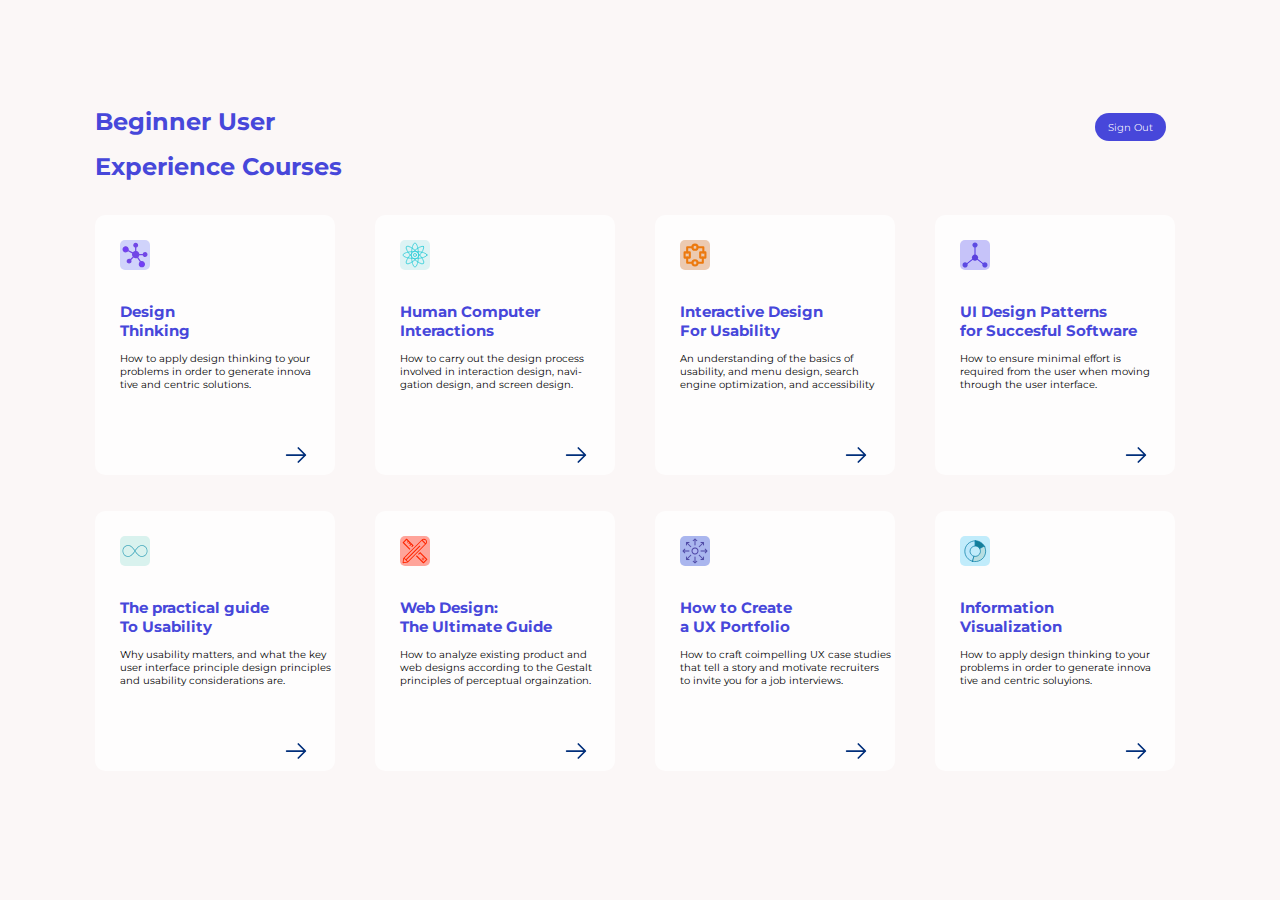
<file: Html/Index.html>
<!DOCTYPE html>
<html lang="en">
  <head>
    <meta charset="UTF-8" />
    <meta name="viewport" content="width=device-width, initial-scale=1.0" />
    <title>Document</title>
    <link rel="stylesheet" a href="/Css/index.css" />
  </head>
  <body>
    <div class="maindev">
      <div class="container2">
        <div class="header1">
          <div class="signout">
            <a href="/Html/login.html"><button class="out">Sign Out</button></a>
          </div>
          <h1 class="H1">Beginner User</h1>
          <h1 class="H2">Experience Courses</h1>
        </div>
        <br />
        <div class="maincard">
          <div class="card1">
            <div class="card2">
              <div class="logo">
                <img src="/Images/molecule.svg" class="pic" />
              </div>

              <div class="H3">
                <h2 class="H3-3">
                  Design <br />
                  Thinking
                </h2>
              </div>

              <div class="P1">
                <p class="P2">
                  How to apply design thinking to your<br />
                  problems in order to generate innova<br />
                  tive and centric solutions.
                </p>
                <div class="arrowdiv">
                  <img src="/Images/arrow.svg" class="arrow" />
                </div>
              </div>
            </div>
          </div>
          <div class="card1">
            <div class="card2">
              <div class="logo">
                <img src="/Images/Molecule2.svg" class="pic" />
              </div>
              <div class="H3">
                <h2 class="H3-3">
                  Human Computer<br />
                  Interactions
                </h2>
              </div>
              <div class="P1">
                <p class="P2">
                  How to carry out the design process <br />
                  involved in interaction design, navi-<br />
                  gation design, and screen design.
                </p>
                <div class="arrowdiv">
                  <img src="/Images/arrow.svg" class="arrow" />
                </div>
              </div>
            </div>
          </div>
          <div class="card1">
            <div class="card2">
              <div class="logo">
                <img src="/Images/graphic.svg" class="pic" />
              </div>
              <div class="H3">
                <h2 class="H3-3">
                  Interactive Design <br />
                  For Usability
                </h2>
              </div>

              <div class="P1">
                <p class="P2">
                  An understanding of the basics of<br />
                  usability, and menu design, search engine optimization, and
                  accessibility
                </p>
                <div class="arrowdiv">
                  <img src="/Images/arrow.svg" class="arrow" />
                </div>
              </div>
            </div>
          </div>

          <div class="card1">
            <div class="card2">
              <div class="logo">
                <img src="/Images/triangle.svg" class="pic" />
              </div>

              <div class="H3">
                <h2 class="H3-3">
                  UI Design Patterns <br />
                  for Succesful Software
                </h2>
              </div>

              <div class="P1">
                <p class="P2">
                  How to ensure minimal effort is <br />
                  required from the user when moving<br />
                  through the user interface.
                </p>
                <div class="arrowdiv">
                  <img src="/Images/arrow.svg" class="arrow" />
                </div>
              </div>
            </div>
          </div>
        </div>
        <br />
        <br />
        <div class="maincard">
          <div class="card1">
            <div class="card2">
              <div class="logo">
                <img src="/Images/infinity.svg" class="pic" />
              </div>

              <div class="H3">
                <h2 class="H3-3">
                  The practical guide <br />
                  To Usability
                </h2>
              </div>

              <div class="P1">
                <p class="P2">
                  Why usability matters, and what the key user interface
                  principle design principles<br />
                  and usability considerations are.
                </p>
                <div class="arrowdiv">
                  <img src="/Images/arrow.svg" class="arrow" />
                </div>
              </div>
            </div>
          </div>

          <div class="card1">
            <div class="card2">
              <div class="logo">
                <img src="/Images/Pencil.svg" class="pic" />
              </div>

              <div class="H3">
                <h2 class="H3-3">
                  Web Design:<br />
                  The Ultimate Guide
                </h2>
              </div>

              <div class="P1">
                <p class="P2">
                  How to analyze existing product and<br />
                  web designs according to the Gestalt <br />
                  principles of perceptual orgainzation.
                </p>
                <div class="arrowdiv">
                  <img src="/Images/arrow.svg" class="arrow" />
                </div>
              </div>
            </div>
          </div>

          <div class="card1">
            <div class="card2">
              <div class="logo">
                <img src="/Images/direction.svg" class="pic" />
              </div>

              <div class="H3">
                <h2 class="H3-3">
                  How to Create <br />
                  a UX Portfolio
                </h2>
              </div>

              <div class="P1">
                <p class="P2">
                  How to craft coimpelling UX case studies<br />
                  that tell a story and motivate recruiters <br />
                  to invite you for a job interviews.
                </p>
                <div class="arrowdiv">
                  <img src="/Images/arrow.svg" class="arrow" />
                </div>
              </div>
            </div>
          </div>

          <div class="card1">
            <div class="card2">
              <div class="logo">
                <img src="/Images/chart.svg" class="pic" />
              </div>

              <div class="H3">
                <h2 class="H3-3">
                  Information <br />
                  Visualization
                </h2>
              </div>

              <div class="P1">
                <p class="P2">
                  How to apply design thinking to your<br />
                  problems in order to generate innova<br />
                  tive and centric soluyions.
                </p>
                <div class="arrowdiv">
                  <img src="/Images/arrow.svg" class="arrow" />
                </div>
              </div>
            </div>
          </div>
        </div>
      </div>
    </div>
  </body>
</html>
</file>
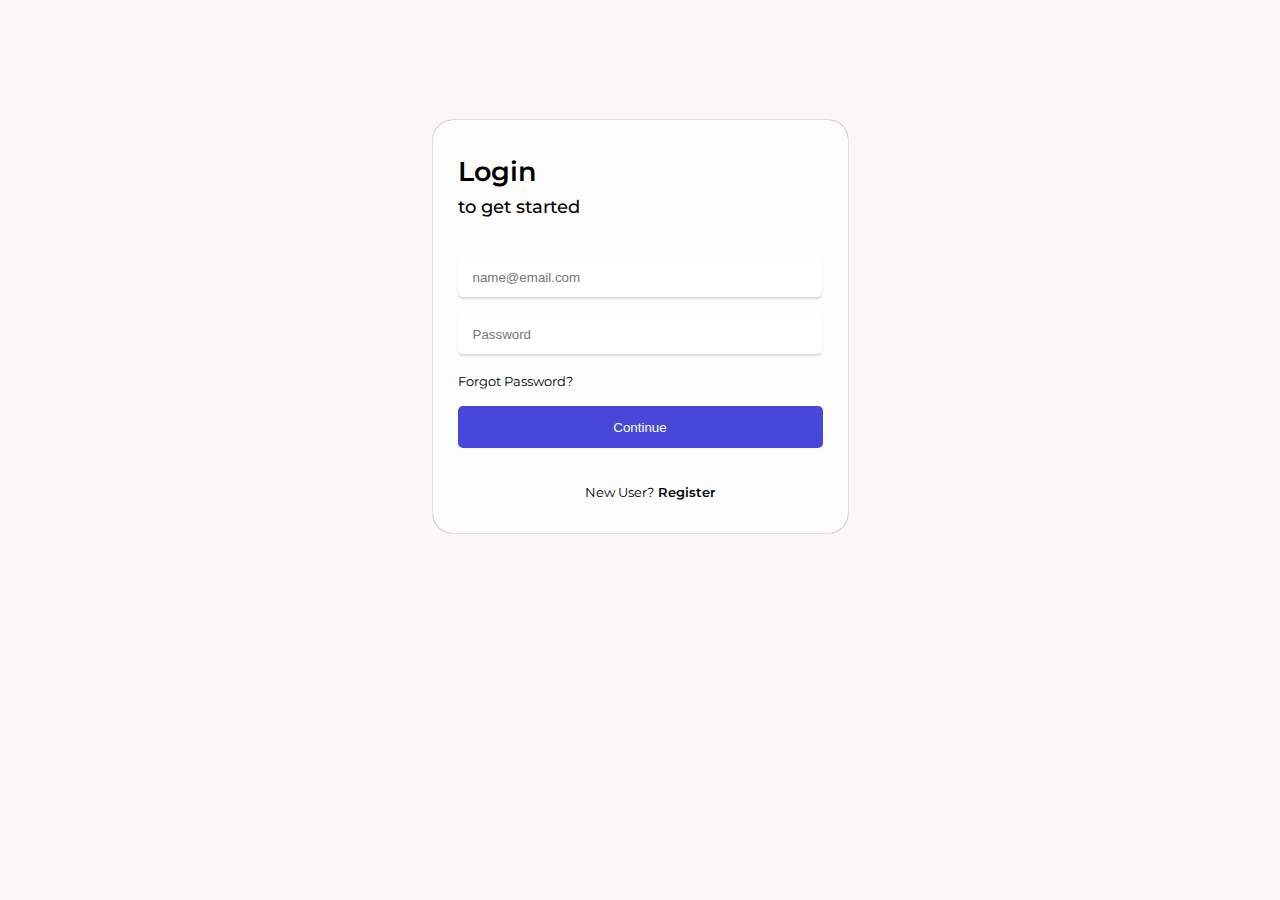
<file: Html/login.html>
<!DOCTYPE html>
<html lang="en">
<head>
    <meta charset="UTF-8">
    <meta name="viewport" content="width=, initial-scale=1.0">
    <title>Document</title>
    <link rel="stylesheet" href="/Css/login.css">
</head>
<body>
  <form action="/Html/Index.html">
<div class="main">
    <div class="card">
    <h1> Login </h1><br>
     <p class="h2">to get started</p>
    <input type="text" placeholder="name@email.com" class = "text"><br>
    <br>
    <input type="numbers" placeholder="Password" class = password><br>
    <br>

   <a href="/http//www.google.com" class="forgotpassword">Forgot Password?
     </a></p>

     <a href="/Html/Index.html" class="continue"><BUTTON>  Continue</BUTTON></a><br><br>
   <p class="newuser"> New User?<a href="/Html/signup.html" class="register"> Register</a></p>
</div>
</div>
</form>

 

    
</body>
</html>
</file>
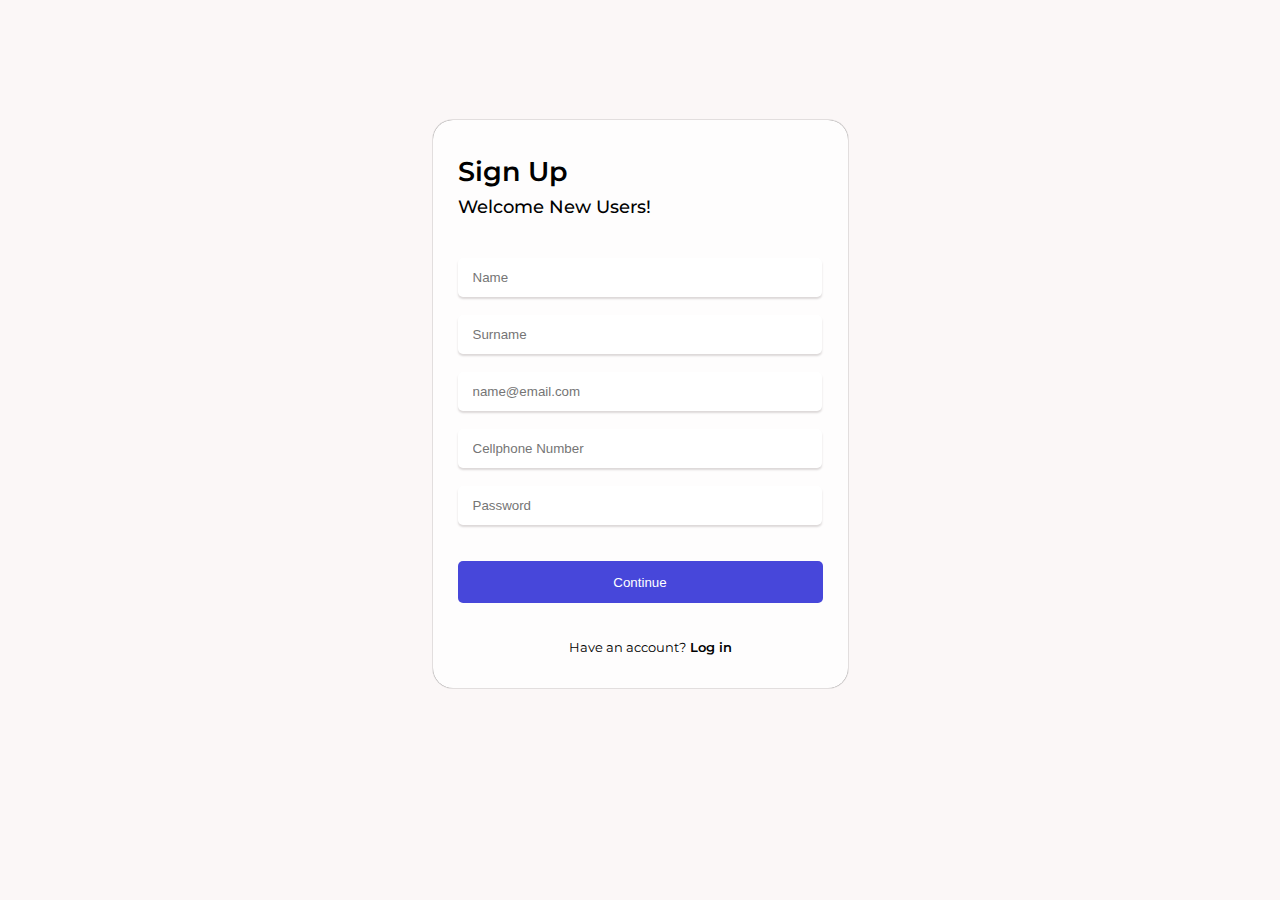
<file: Html/signup.html>
<!DOCTYPE html>
<html lang="en">
<head>
    <meta charset="UTF-8">
    <meta name="viewport" content="width=device-width, initial-scale=1.0">
    <title>Document</title>
    <link rel="stylesheet" href="/Css/signup.css">
</head>
<body>
    <form action="/Html/Index.html">
    <div class="main">
        <div class="card">
        <h1> Sign Up </h1><br>
         <p class="h2">Welcome New Users!</p>
         <input type="text" placeholder="Name" class="password"><br><br>
         <input type="text" placeholder="Surname" class="password"><br><br>
        <input type="text" placeholder="name@email.com" class = "text"><br>
        <br>
        <input type="text" placeholder="Cellphone Number" class="password">
        <br><br>
        <input type="numbers" placeholder="Password" class = password><br>
        <br>
        <br>
        <!-- <a href="index.html" class="continue"> -->
            <button>Continue</button>
        <!-- </a> -->
        <br><br>
        <p class="newuser"> Have an account?<a href="/Html/login.html" class="register"> Log in</a></p>
    </div>
    </div>
    </form>
    
</body>
</html>
</file>
<file: Css/index.css>
@import url('https://fonts.googleapis.com/css2?family=Montserrat:ital,wght@0,100..900;1,100..900&display=swap');
.pic {
    width: 30px;
    height: 30px;
    border-radius: 5px;
    margin-bottom: 15px;
}
.arrow{
    height: 28px;
    width: 28px;
}
.arrowdiv{
    text-align: end;
    width: 190px;
    margin-top: 50px;
}
.card1 {
    border: none;
    height: 260px;
    border-radius: 10px;
    background-color: rgba(255, 255, 255, 0.675);
}
.card2 {
    margin-left: 25px;
    margin-top: 25px;
    
}
.H3 {
    font-size: 10px;
    font-family: 'Montserrat';
    /* color:rgb(17, 17, 207); */
    color: rgb(71, 71, 218);
}

.P1 {
    font-size: 10px;
    font-family: 'Montserrat';
}

.maincard {
    display: grid;
    grid-template-columns: 240px 240px 240px 240px;
    gap: 40px;
    background-color:  rgb(251, 247, 247);
}
.maindev{
    background-color: rgb(251, 247, 247);
    border-radius: 50px;
    border-width: 10px;
    height: 800px;
    width: 1150px;
    margin-left: auto;
    margin-right: auto;
    padding-top: 5px;
}
body{
    background-color:rgb(251, 247, 247);
}
.container2{
    margin-left: 30px;
    background-color: rgb(251, 247, 247);
}
.header1{
    background-color: rgb(251, 247, 247);
    font-size: 12px;
    /* color:rgb(17, 17, 207); */
    color: rgb(71, 71, 218);
    font-family: 'Montserrat';
    margin-top: 100px;
}

.card1:hover{
    cursor: pointer;
    box-shadow:  0 0 11px rgba(33,33,33,.2);
}

 .card1:active{
    background-color: rgba(4, 23, 239, 0.73);
    color: white
 }
     
.H3:active{
    color: white;
}
.signout{
    align-items: end;
    justify-content: end;
    text-align:center;
    margin-left: 950px;
    margin-bottom: -50px;
}
.out{
    border-style: none;
    border-radius: 15px;
    background-color:rgb(71, 71, 218); ;
    color: rgba(255, 255, 255, 0.948);
    font-family: 'Montserrat';
    height: 25px;
    width: 71px;
    padding-top: 8px;
    padding-bottom: 20px;
    text-align: center;
    align-items: center;
    font-size: 10px;
}
.out:hover{
    cursor: pointer;
}
</file>
<file: Css/login.css>
@import url('https://fonts.googleapis.com/css2?family=Montserrat:ital,wght@0,100..900;1,100..900&display=swap');
body{
    background-color: rgb(251, 247, 247);
}
.main{display:flex;
    flex-direction: column;
    align-items: center;
     /* justify-content: center; */
     margin-top: 120px;
     
     /* width:350px; */
     height: 400px;  
}
.card{
    
    width: 385px;
    height: 440px;
    /* text-align: center; */
    padding-left: 20px;
    border-radius: 20px;
    border-style: solid;
    border-color:transparent;
    border-width: thick;
    box-shadow: 0 0 1px;
    background-color: rgba(255, 255, 255, 0.675);
}
.text, .password{  
    width:347px;
    height:37px;
    border-radius: 5px;
    border-style: none;
    /* border-width: thin; */
    box-shadow: 0px 2px 2px rgba(205, 201, 201, 0.703); 
    padding-left: 15px;
}
.newuser, .register{
    text-align: center;
    text-decoration: none;
    padding-bottom: 15px;
    font-family: 'Montserrat';
    font-size: 13px;
}
.register{
    color: black;
    font-weight: 600;
}

a{
    text-decoration: none;
}

button{ width: 365px;
    height: 42px;
    background-color: rgb(71, 71, 218);
    /* box-shadow: 0 0 10px; */
    border-radius: 5px;
    border-style: none;
    margin-bottom: 5px;
    color: white;
}
button:hover{
    cursor: pointer;
}
h1{
    font-family: 'Montserrat';
    font-size: 27px;
    font-weight:600;
}
h1{
    margin-top: 30px;
}
.h2{
    font-family: 'Montserrat';
    margin-top: -28px;
    margin-bottom: 40px;
    font-weight: 500;
    font-size: 18px;
}
.forgotpassword{
    color:black;
    font-size: 12.5px;
    font-family: 'Montserrat';
}
.continue{
    font-size: 11.5px;
    font-family: 'Montserrat';
    color: rgba(255, 255, 255, 0.948);
}
.text:hover, .password:hover{
    box-shadow:  0 0 11px rgba(33,33,33,.2);
}
</file>
<file: Css/signup.css>
@import url('https://fonts.googleapis.com/css2?family=Montserrat:ital,wght@0,100..900;1,100..900&display=swap');
body{
    background-color: rgb(251, 247, 247);
}
.main{display:flex;
    flex-direction: column;
    align-items: center;
     /* justify-content: center; */
     margin-top: 120px;
     
     /* width:350px; */
     height: 400px;  
}
.card{
    
    width: 385px;
    height: 560px;
    /* text-align: center; */
    padding-left: 20px;
    border-radius: 20px;
    border-style: solid;
    border-color:transparent;
    border-width: thick;
    box-shadow: 0 0 1px;
    background-color: rgba(255, 255, 255, 0.675);
}
.text, .password{  
    width:347px;
    height:37px;
    border-radius: 5px;
    border-style: none;
    /* border-width: thin; */
    box-shadow: 0px 2px 2px rgba(205, 201, 201, 0.703); 
    padding-left: 15px;
}
.newuser, .register{
    text-align: center;
    text-decoration: none;
    padding-bottom: 15px;
    font-family: 'Montserrat';
    font-size: 13px;
}
.register{
    color: black;
    font-weight: 600;
}

a{
    text-decoration: none;
}

button{ width: 365px;
    height: 42px;
    background-color: rgb(71, 71, 218);
    /* box-shadow: 0 0 10px; */
    border-radius: 5px;
    border-style: none;
    margin-bottom: 5px;
    color: white;
}
button:hover{
    cursor: pointer;
}
h1{
    font-family: 'Montserrat';
    font-size: 27px;
    font-weight:600;
}
h1{
    margin-top: 30px;
}
.h2{
    font-family: 'Montserrat';
    margin-top: -28px;
    margin-bottom: 40px;
    font-weight: 500;
    font-size: 18px;
}
.forgotpassword{
    color:black;
    font-size: 12.5px;
    font-family: 'Montserrat';
}
.continue{
    font-size: 11.5px;
    font-family: 'Montserrat';
    color: rgba(255, 255, 255, 0.948);
}
.text:hover, .password:hover{
    box-shadow:  0 0 11px rgba(33,33,33,.2);
}
</file>
